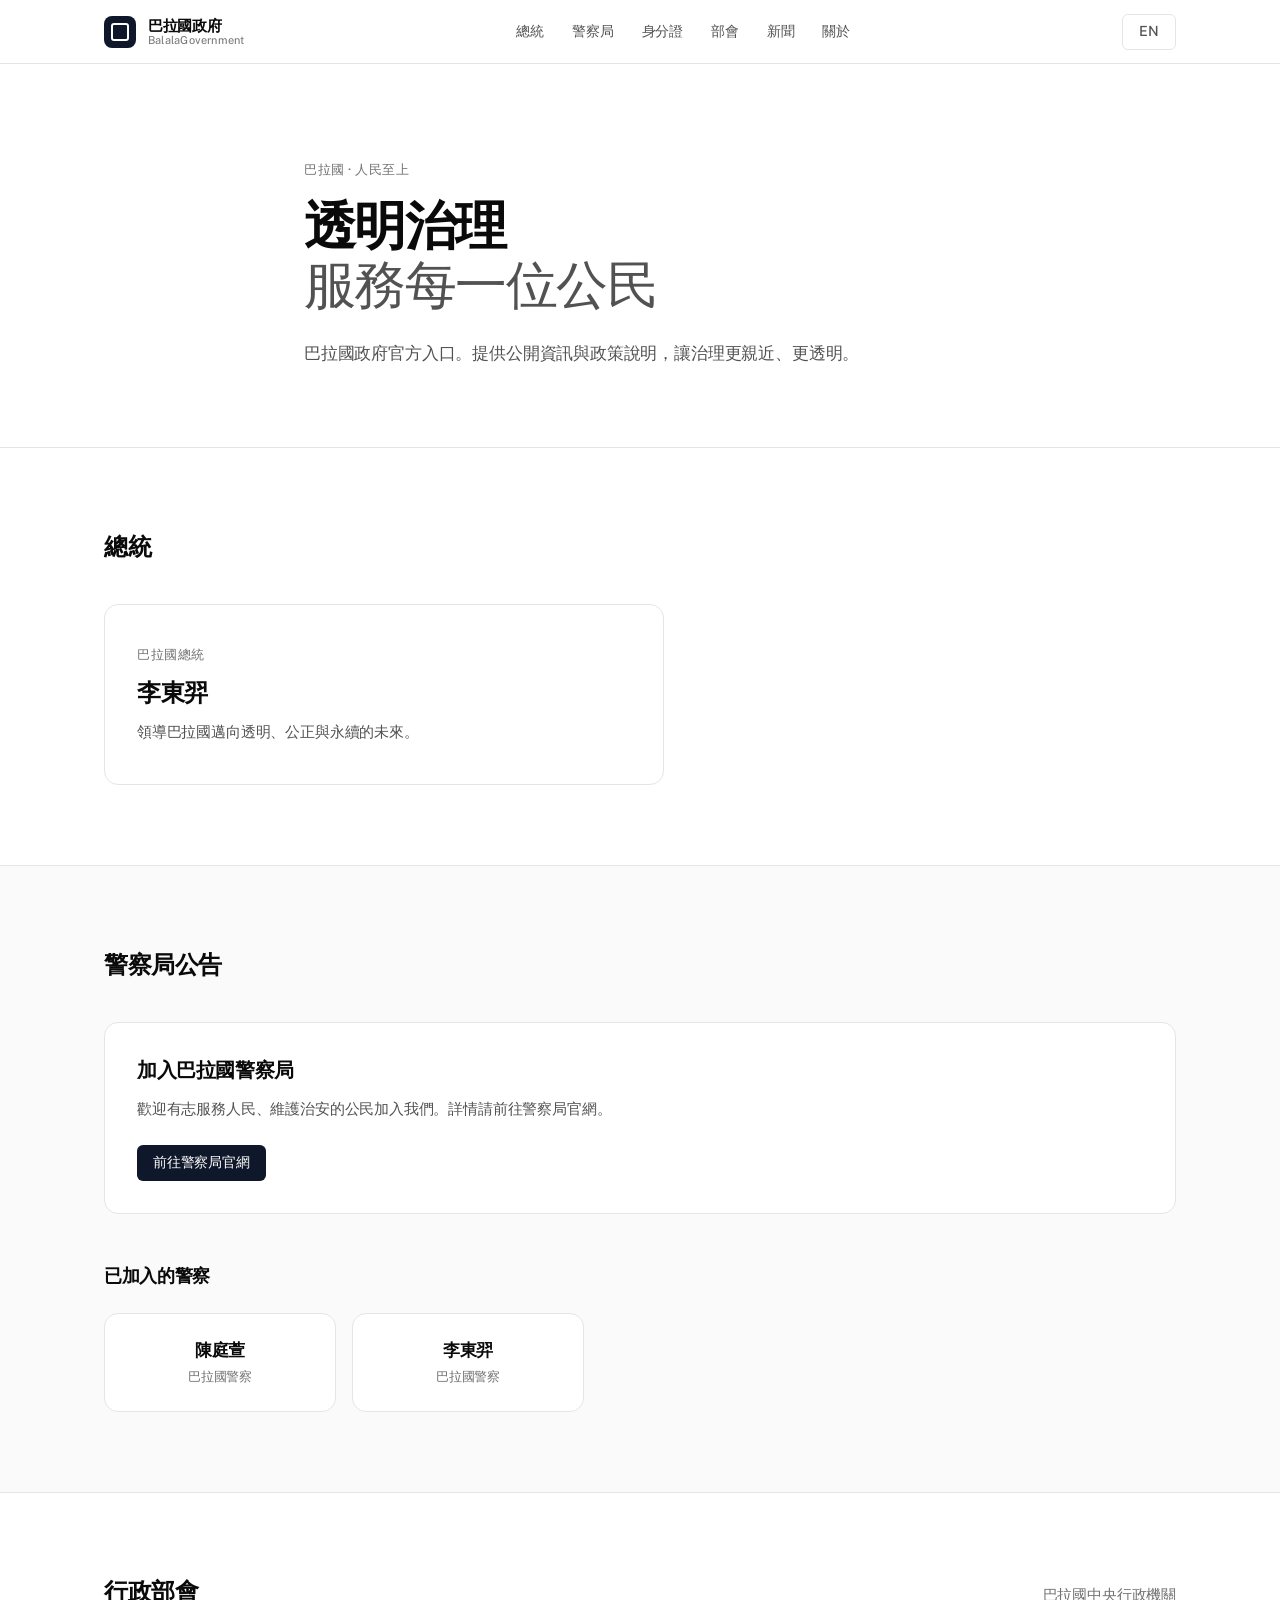
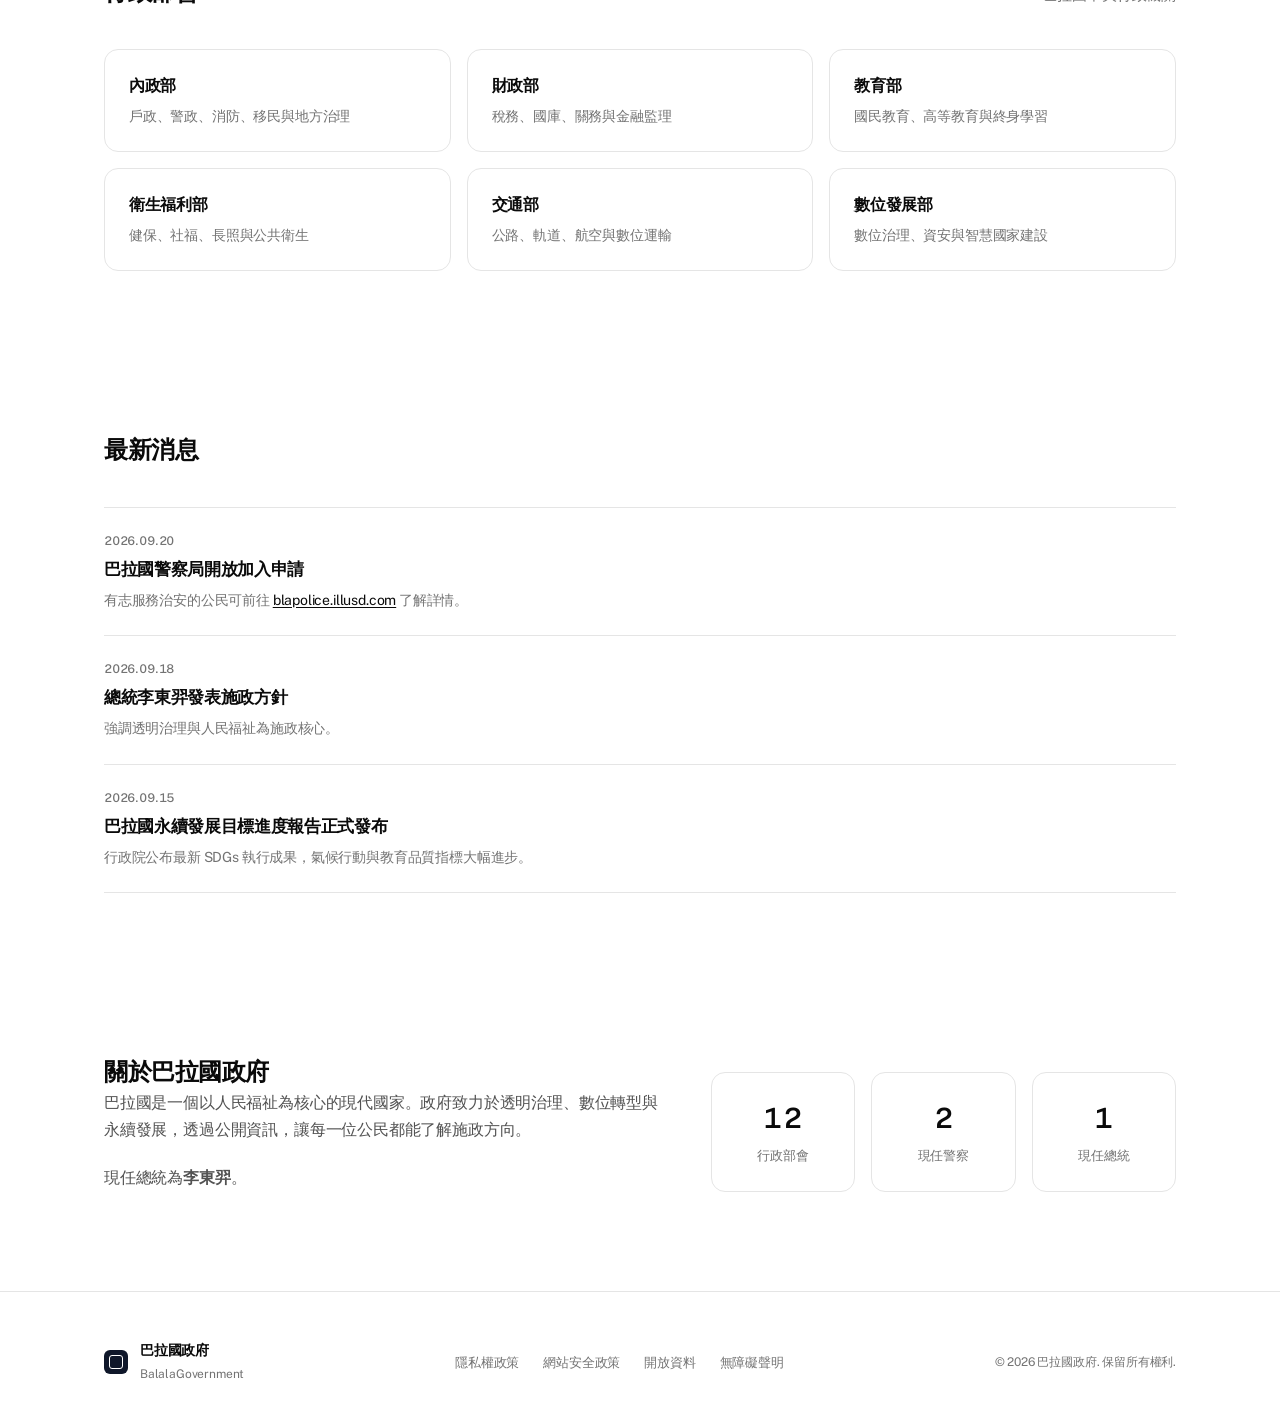
<file: index.html>
<!DOCTYPE html>
<html lang="zh-Hant">
<head>
  <meta charset="UTF-8">
  <meta name="viewport" content="width=device-width, initial-scale=1.0">
  <title>巴拉國政府 | BalalaGovernment</title>
  <meta name="description" content="巴拉國政府官方入口 — 服務人民、透明治理、永續未來">
  <link rel="preconnect" href="https://fonts.googleapis.com">
  <link rel="preconnect" href="https://fonts.gstatic.com" crossorigin>
  <link href="https://fonts.googleapis.com/css2?family=Public+Sans:ital,wght@0,300;0,400;0,500;0,600;0,700;1,400&display=swap" rel="stylesheet">
  <link rel="stylesheet" href="styles.css">
</head>
<body>
  <a href="#main" class="skip-link">跳至主要內容</a>

  <header class="site-header" id="header">
    <div class="container header-inner">
      <a href="/" class="logo" aria-label="巴拉國政府首頁">
        <span class="logo-mark" aria-hidden="true"></span>
        <span class="logo-text">
          <span class="logo-zh">巴拉國政府</span>
          <span class="logo-en">BalalaGovernment</span>
        </span>
      </a>

      <nav class="nav" aria-label="主要導覽">
        <ul class="nav-list">
          <li><a href="#president" class="nav-link">總統</a></li>
          <li><a href="#police" class="nav-link">警察局</a></li>
          <li><a href="id.html" class="nav-link">身分證</a></li>
          <li><a href="#departments" class="nav-link">部會</a></li>
          <li><a href="#news" class="nav-link">新聞</a></li>
          <li><a href="#about" class="nav-link">關於</a></li>
        </ul>
      </nav>

      <div class="header-actions">
        <button class="btn btn-ghost" type="button" id="lang-toggle" aria-label="切換語言">EN</button>
        <button class="menu-toggle" type="button" aria-label="開啟選單" aria-expanded="false" id="menu-toggle">
          <span></span><span></span>
        </button>
      </div>
    </div>
  </header>

  <div class="mobile-nav" id="mobile-nav" hidden>
    <nav aria-label="行動導覽">
      <ul>
        <li><a href="#president">總統</a></li>
        <li><a href="#police">警察局</a></li>
        <li><a href="id.html">身分證</a></li>
        <li><a href="#departments">部會</a></li>
        <li><a href="#news">新聞</a></li>
        <li><a href="#about">關於</a></li>
      </ul>
    </nav>
  </div>

  <main id="main">
    <section class="hero">
      <div class="container hero-inner">
        <p class="hero-eyebrow">巴拉國 · 人民至上</p>
        <h1 class="hero-title">
          透明治理<br>
          <span class="hero-title-accent">服務每一位公民</span>
        </h1>
        <p class="hero-desc">
          巴拉國政府官方入口。提供公開資訊與政策說明，讓治理更親近、更透明。
        </p>
      </div>
    </section>

    <section class="section president" id="president">
      <div class="container">
        <header class="section-header">
          <h2 class="section-title">總統</h2>
        </header>
        <div class="president-card" data-stagger>
          <p class="president-label">巴拉國總統</p>
          <h3 class="president-name">李東羿</h3>
          <p class="president-desc">領導巴拉國邁向透明、公正與永續的未來。</p>
        </div>
      </div>
    </section>

    <section class="section police" id="police">
      <div class="container">
        <header class="section-header">
          <h2 class="section-title">警察局公告</h2>
        </header>

        <div class="police-banner" data-stagger>
          <div class="police-banner-text">
            <h3>加入巴拉國警察局</h3>
            <p>歡迎有志服務人民、維護治安的公民加入我們。詳情請前往警察局官網。</p>
            <a href="https://blapolice.illusd.com/" class="btn btn-primary" target="_blank" rel="noopener noreferrer">前往警察局官網</a>
          </div>
        </div>

        <h3 class="police-sub">已加入的警察</h3>
        <div class="police-grid">
          <article class="officer-card" data-stagger>
            <h4>陳庭萱</h4>
            <p class="officer-role">巴拉國警察</p>
          </article>
          <article class="officer-card" data-stagger>
            <h4>李東羿</h4>
            <p class="officer-role">巴拉國警察</p>
          </article>
        </div>
      </div>
    </section>

    <section class="section departments" id="departments">
      <div class="container">
        <header class="section-header">
          <h2 class="section-title">行政部會</h2>
          <p class="section-desc">巴拉國中央行政機關</p>
        </header>

        <div class="dept-grid">
          <article class="dept-card" data-stagger>
            <h3>內政部</h3>
            <p>戶政、警政、消防、移民與地方治理</p>
          </article>
          <article class="dept-card" data-stagger>
            <h3>財政部</h3>
            <p>稅務、國庫、關務與金融監理</p>
          </article>
          <article class="dept-card" data-stagger>
            <h3>教育部</h3>
            <p>國民教育、高等教育與終身學習</p>
          </article>
          <article class="dept-card" data-stagger>
            <h3>衛生福利部</h3>
            <p>健保、社福、長照與公共衛生</p>
          </article>
          <article class="dept-card" data-stagger>
            <h3>交通部</h3>
            <p>公路、軌道、航空與數位運輸</p>
          </article>
          <article class="dept-card" data-stagger>
            <h3>數位發展部</h3>
            <p>數位治理、資安與智慧國家建設</p>
          </article>
        </div>
      </div>
    </section>

    <section class="section news" id="news">
      <div class="container">
        <header class="section-header">
          <h2 class="section-title">最新消息</h2>
        </header>

        <div class="news-list">
          <article class="news-item" data-stagger>
            <time datetime="2026-09-20">2026.09.20</time>
            <h3>巴拉國警察局開放加入申請</h3>
            <p>有志服務治安的公民可前往 <a href="https://blapolice.illusd.com/" target="_blank" rel="noopener noreferrer">blapolice.illusd.com</a> 了解詳情。</p>
          </article>
          <article class="news-item" data-stagger>
            <time datetime="2026-09-18">2026.09.18</time>
            <h3>總統李東羿發表施政方針</h3>
            <p>強調透明治理與人民福祉為施政核心。</p>
          </article>
          <article class="news-item" data-stagger>
            <time datetime="2026-09-15">2026.09.15</time>
            <h3>巴拉國永續發展目標進度報告正式發布</h3>
            <p>行政院公布最新 SDGs 執行成果，氣候行動與教育品質指標大幅進步。</p>
          </article>
        </div>
      </div>
    </section>

    <section class="section about" id="about">
      <div class="container about-inner">
        <div class="about-content">
          <h2 class="section-title">關於巴拉國政府</h2>
          <p>
            巴拉國是一個以人民福祉為核心的現代國家。政府致力於透明治理、數位轉型與永續發展，透過公開資訊，讓每一位公民都能了解施政方向。
          </p>
          <p>
            現任總統為<strong>李東羿</strong>。
          </p>
        </div>
        <div class="about-stats">
          <div class="stat" data-stagger>
            <span class="stat-value">12</span>
            <span class="stat-label">行政部會</span>
          </div>
          <div class="stat" data-stagger>
            <span class="stat-value">2</span>
            <span class="stat-label">現任警察</span>
          </div>
          <div class="stat" data-stagger>
            <span class="stat-value">1</span>
            <span class="stat-label">現任總統</span>
          </div>
        </div>
      </div>
    </section>
  </main>

  <footer class="site-footer">
    <div class="container footer-inner">
      <div class="footer-brand">
        <span class="logo-mark small" aria-hidden="true"></span>
        <div>
          <strong>巴拉國政府</strong>
          <span>BalalaGovernment</span>
        </div>
      </div>
      <div class="footer-links">
        <a href="#">隱私權政策</a>
        <a href="#">網站安全政策</a>
        <a href="#">開放資料</a>
        <a href="#">無障礙聲明</a>
      </div>
      <p class="footer-copy">© 2026 巴拉國政府. 保留所有權利.</p>
    </div>
  </footer>

  <script src="script.js"></script>
</body>
</html>
</file>
<file: styles.css>
/* BalalaGovernment */
:root {
  --bg: #ffffff; --bg-subtle: #fafafa; --text: #0a0a0a; --text-secondary: #525252; --text-muted: #737373;
  --border: #e5e5e5; --border-strong: #d4d4d4; --accent: #0f172a; --accent-hover: #1e293b;
  --font: "Public Sans", system-ui, -apple-system, BlinkMacSystemFont, "Segoe UI", sans-serif;
  --tracking-tight: -0.02em; --tracking-display: -0.03em;
  --space-1: 0.25rem; --space-2: 0.5rem; --space-3: 0.75rem; --space-4: 1rem;
  --space-5: 1.25rem; --space-6: 1.5rem; --space-8: 2rem; --space-10: 2.5rem;
  --space-12: 3rem; --space-16: 4rem; --space-20: 5rem; --space-24: 6rem;
  --radius-sm: 6px; --radius: 10px; --radius-lg: 14px;
  --ease-out: cubic-bezier(0.23, 1, 0.32, 1);
  --duration-fast: 140ms; --duration: 220ms; --duration-slow: 320ms;
  --container: 1120px; --header-h: 64px;
}
*, *::before, *::after { box-sizing: border-box; margin: 0; padding: 0; }
html {
  font-family: var(--font); font-optical-sizing: auto;
  -webkit-font-smoothing: antialiased; scroll-behavior: smooth;
  background: var(--bg); color: var(--text);
}
body { min-height: 100vh; line-height: 1.5; letter-spacing: -0.011em; background: var(--bg); }
img, svg { display: block; max-width: 100%; }
a { color: inherit; text-decoration: none; }
ul { list-style: none; }
button { font: inherit; cursor: pointer; border: none; background: none; }
:focus, :focus-visible, button:focus, a:focus, input:focus { outline: none !important; box-shadow: none !important; }
.skip-link {
  position: absolute; top: -100%; left: var(--space-4); z-index: 100;
  padding: var(--space-2) var(--space-4); background: var(--accent); color: white;
  border-radius: var(--radius-sm); font-size: 0.875rem; font-weight: 500;
}
.skip-link:focus { top: var(--space-4); }
.container { width: 100%; max-width: var(--container); margin-inline: auto; padding-inline: var(--space-6); }
.site-header {
  position: sticky; top: 0; z-index: 50; height: var(--header-h);
  background: rgba(255,255,255,0.85); backdrop-filter: saturate(180%) blur(12px);
  -webkit-backdrop-filter: saturate(180%) blur(12px); border-bottom: 1px solid var(--border);
}
.header-inner { display: flex; align-items: center; justify-content: space-between; height: 100%; gap: var(--space-6); }
.logo { display: flex; align-items: center; gap: var(--space-3); flex-shrink: 0; }
.logo-mark { width: 32px; height: 32px; border-radius: 8px; background: var(--accent); position: relative; }
.logo-mark::after { content: ""; position: absolute; inset: 7px; border: 2px solid white; border-radius: 3px; }
.logo-mark.small { width: 24px; height: 24px; border-radius: 6px; }
.logo-mark.small::after { inset: 5px; border-width: 1.5px; }
.logo-text { display: flex; flex-direction: column; line-height: 1.15; }
.logo-zh { font-size: 0.9375rem; font-weight: 600; letter-spacing: var(--tracking-tight); }
.logo-en { font-size: 0.6875rem; color: var(--text-muted); letter-spacing: 0.02em; }
.nav { display: none; }
@media (min-width: 900px) { .nav { display: block; } }
.nav-list { display: flex; gap: var(--space-1); }
.nav-link {
  display: block; padding: var(--space-2) var(--space-3); font-size: 0.875rem; font-weight: 500;
  color: var(--text-secondary); border-radius: var(--radius-sm);
  transition: color var(--duration-fast) var(--ease-out), background var(--duration-fast) var(--ease-out);
}
.nav-link:hover { color: var(--text); background: var(--bg-subtle); }
.header-actions { display: flex; align-items: center; gap: var(--space-3); }
.btn {
  display: inline-flex; align-items: center; justify-content: center; height: 36px; padding: 0 var(--space-4);
  font-size: 0.875rem; font-weight: 500; border-radius: var(--radius-sm);
  transition: transform var(--duration-fast) var(--ease-out), background var(--duration-fast) var(--ease-out);
  outline: none; box-shadow: none;
}
.btn:active { transform: scale(0.97); }
.btn:focus, .btn:focus-visible { outline: none; box-shadow: none; }
.btn-primary { background: var(--accent); color: white; }
.btn-primary:hover { background: var(--accent-hover); }
.btn-ghost { background: transparent; color: var(--text-secondary); border: 1px solid var(--border); }
.btn-ghost:hover { color: var(--text); border-color: var(--border-strong); background: var(--bg-subtle); }
.menu-toggle { display: flex; flex-direction: column; justify-content: center; gap: 5px; width: 36px; height: 36px; padding: 8px; outline: none; }
.menu-toggle span { display: block; height: 1.5px; background: var(--text); border-radius: 1px; transition: transform var(--duration) var(--ease-out); }
.menu-toggle[aria-expanded="true"] span:first-child { transform: translateY(3.25px) rotate(45deg); }
.menu-toggle[aria-expanded="true"] span:last-child { transform: translateY(-3.25px) rotate(-45deg); }
@media (min-width: 900px) { .menu-toggle { display: none; } }
.mobile-nav {
  position: fixed; inset: var(--header-h) 0 0 0; background: var(--bg); z-index: 40;
  padding: var(--space-8) var(--space-6); border-top: 1px solid var(--border);
  transform: translateY(-8px); opacity: 0; pointer-events: none;
  transition: opacity var(--duration) var(--ease-out), transform var(--duration) var(--ease-out);
}
.mobile-nav[data-open="true"] { opacity: 1; transform: translateY(0); pointer-events: auto; }
.mobile-nav ul { display: flex; flex-direction: column; gap: var(--space-1); }
.mobile-nav a { display: block; padding: var(--space-4); font-size: 1.125rem; font-weight: 500; border-radius: var(--radius); }
.mobile-nav a:hover { background: var(--bg-subtle); }
.hero { padding: var(--space-20) 0 var(--space-16); border-bottom: 1px solid var(--border); }
@media (min-width: 768px) { .hero { padding: var(--space-24) 0 var(--space-20); } }
.hero-inner { max-width: 720px; }
.hero-eyebrow { font-size: 0.8125rem; font-weight: 500; color: var(--text-muted); letter-spacing: 0.04em; text-transform: uppercase; margin-bottom: var(--space-4); }
.hero-title { font-size: clamp(2.25rem, 5vw, 3.25rem); font-weight: 600; line-height: 1.15; letter-spacing: var(--tracking-display); margin-bottom: var(--space-6); }
.hero-title-accent { color: var(--text-secondary); font-weight: 400; }
.hero-desc { font-size: 1.0625rem; color: var(--text-secondary); line-height: 1.65; max-width: 34em; }
.section { padding: var(--space-16) 0; }
@media (min-width: 768px) { .section { padding: var(--space-20) 0; } }
.section-header { display: flex; flex-wrap: wrap; align-items: baseline; justify-content: space-between; gap: var(--space-4); margin-bottom: var(--space-10); }
.section-title { font-size: 1.5rem; font-weight: 600; letter-spacing: var(--tracking-tight); }
.section-desc { font-size: 0.9375rem; color: var(--text-muted); margin-top: var(--space-2); }
.president-card { padding: var(--space-10) var(--space-8); border: 1px solid var(--border); border-radius: var(--radius-lg); background: var(--bg); max-width: 560px; }
.president-label { font-size: 0.8125rem; font-weight: 500; color: var(--text-muted); letter-spacing: 0.04em; text-transform: uppercase; margin-bottom: var(--space-3); }
.president-name { font-size: 1.5rem; font-weight: 600; letter-spacing: var(--tracking-tight); margin-bottom: var(--space-3); line-height: 1.3; }
.president-desc { font-size: 0.9375rem; color: var(--text-secondary); line-height: 1.6; }
.police { background: var(--bg-subtle); border-block: 1px solid var(--border); }
.police-banner { padding: var(--space-8); background: var(--bg); border: 1px solid var(--border); border-radius: var(--radius-lg); margin-bottom: var(--space-12); }
.police-banner-text h3 { font-size: 1.25rem; font-weight: 600; letter-spacing: var(--tracking-tight); margin-bottom: var(--space-3); }
.police-banner-text p { font-size: 0.9375rem; color: var(--text-secondary); line-height: 1.6; margin-bottom: var(--space-6); max-width: 36em; }
.police-sub { font-size: 1.125rem; font-weight: 600; letter-spacing: var(--tracking-tight); margin-bottom: var(--space-6); }
.police-grid { display: grid; grid-template-columns: 1fr; gap: var(--space-4); }
@media (min-width: 600px) { .police-grid { grid-template-columns: repeat(2, 1fr); max-width: 480px; } }
.officer-card {
  background: var(--bg); border: 1px solid var(--border); border-radius: var(--radius-lg);
  text-align: center; padding: var(--space-6);
}
.officer-card:hover { border-color: var(--border-strong); }
.officer-card h4 { font-size: 1.0625rem; font-weight: 600; letter-spacing: var(--tracking-tight); }
.officer-role { font-size: 0.8125rem; color: var(--text-muted); margin-top: var(--space-1); }
.dept-grid { display: grid; grid-template-columns: 1fr; gap: var(--space-4); }
@media (min-width: 600px) { .dept-grid { grid-template-columns: repeat(2, 1fr); } }
@media (min-width: 900px) { .dept-grid { grid-template-columns: repeat(3, 1fr); } }
.dept-card { padding: var(--space-6); background: var(--bg); border: 1px solid var(--border); border-radius: var(--radius-lg); }
.dept-card:hover { border-color: var(--border-strong); }
.dept-card h3 { font-size: 1rem; font-weight: 600; margin-bottom: var(--space-2); letter-spacing: var(--tracking-tight); }
.dept-card p { font-size: 0.875rem; color: var(--text-muted); line-height: 1.5; }
.news-list { display: flex; flex-direction: column; border-top: 1px solid var(--border); }
.news-item { padding: var(--space-6) 0; border-bottom: 1px solid var(--border); }
.news-item time { display: block; font-size: 0.75rem; font-weight: 500; color: var(--text-muted); margin-bottom: var(--space-2); font-variant-numeric: tabular-nums; }
.news-item h3 { font-size: 1.0625rem; font-weight: 600; letter-spacing: var(--tracking-tight); margin-bottom: var(--space-2); line-height: 1.4; }
.news-item p { font-size: 0.875rem; color: var(--text-muted); line-height: 1.55; max-width: 48em; }
.news-item a { color: var(--text); text-decoration: underline; text-underline-offset: 2px; }
.about-inner { display: grid; gap: var(--space-12); }
@media (min-width: 800px) { .about-inner { grid-template-columns: 1.2fr 1fr; align-items: center; } }
.about-content p { font-size: 1rem; color: var(--text-secondary); line-height: 1.7; margin-bottom: var(--space-5); max-width: 36em; }
.about-stats { display: grid; grid-template-columns: repeat(3, 1fr); gap: var(--space-4); }
.stat { text-align: center; padding: var(--space-6) var(--space-4); border: 1px solid var(--border); border-radius: var(--radius-lg); background: var(--bg); }
.stat-value { display: block; font-size: 1.75rem; font-weight: 600; letter-spacing: var(--tracking-tight); font-variant-numeric: tabular-nums; margin-bottom: var(--space-1); }
.stat-label { font-size: 0.8125rem; color: var(--text-muted); }
.site-footer { padding: var(--space-12) 0 var(--space-8); border-top: 1px solid var(--border); }
.footer-inner { display: flex; flex-direction: column; gap: var(--space-6); align-items: flex-start; }
@media (min-width: 700px) { .footer-inner { flex-direction: row; align-items: center; justify-content: space-between; } }
.footer-brand { display: flex; align-items: center; gap: var(--space-3); }
.footer-brand strong { display: block; font-size: 0.875rem; font-weight: 600; }
.footer-brand span { font-size: 0.75rem; color: var(--text-muted); }
.footer-links { display: flex; flex-wrap: wrap; gap: var(--space-4) var(--space-6); }
.footer-links a { font-size: 0.8125rem; color: var(--text-muted); }
.footer-links a:hover { color: var(--text); }
.footer-copy { font-size: 0.75rem; color: var(--text-muted); }
[data-stagger] { opacity: 0; transform: translateY(12px); transition: opacity var(--duration-slow) var(--ease-out), transform var(--duration-slow) var(--ease-out); }
[data-stagger].is-visible { opacity: 1; transform: translateY(0); }
@media (prefers-reduced-motion: reduce) {
  html { scroll-behavior: auto; }
  *, *::before, *::after { animation-duration: 0.01ms !important; transition-duration: 0.01ms !important; }
  [data-stagger] { opacity: 1; transform: none; }
  .btn:active { transform: none; }
}
</file>
